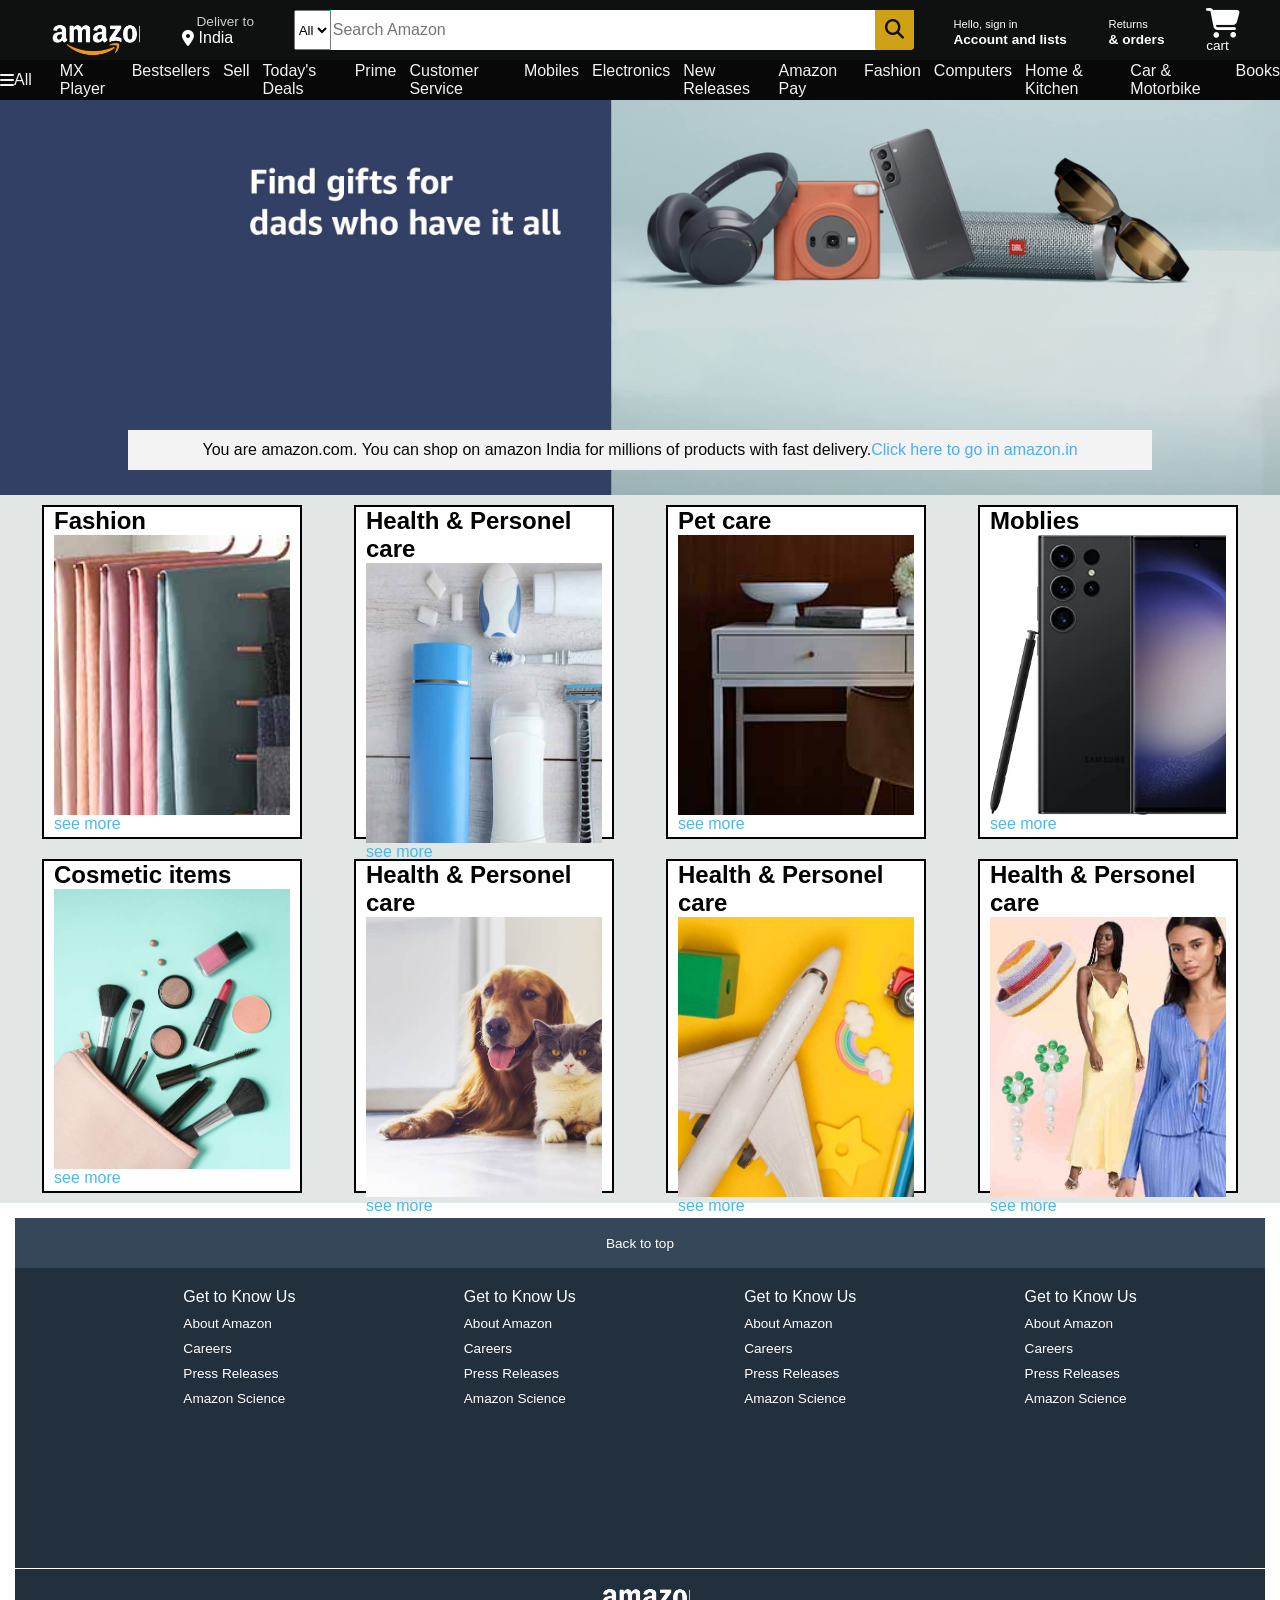
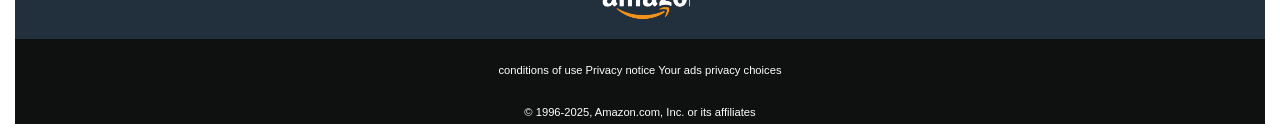
<file: projects/Amazon clone/index.html>
<!DOCTYPE html>
<html lang="en">
<head>
    <meta charset="UTF-8">
    <meta name="viewport" content="width=device-width, initial-scale=1.0">
    <title>Amazon</title>
    <link rel="stylesheet" href="https://cdnjs.cloudflare.com/ajax/libs/font-awesome/6.7.2/css/all.min.css" integrity="sha512-Evv84Mr4kqVGRNSgIGL/F/aIDqQb7xQ2vcrdIwxfjThSH8CSR7PBEakCr51Ck+w+/U6swU2Im1vVX0SVk9ABhg==" crossorigin="anonymous" referrerpolicy="no-referrer" />
    <link rel="stylesheet" href="style.css">
</head>
<body>
    <header>
        <div class="navbar">
            <div class="nav-logo border">
                <div class="logo"></div>
            </div>
            <div class="nav-address border">
                <p class="add-first">Deliver to</p>
                <div class="add-icon">
                    <i class="fa-solid fa-location-dot"></i>
                    <p class="add-sec">India</p>
                </div>
            </div>
            <div class="nav-search">
                <select class="select-search">
                    <option>All</option>
                </select>
                <input placeholder="Search Amazon" class="search-input">
                <div class="search-icon">
                    <i class="fa-solid fa-magnifying-glass"></i>
                </div>
            </div>
            <div class="nav-signin border">
                <p><span>Hello, sign in</span></p>
                <p class="nav-sec">Account and lists</p>
            </div>
            <div class="nav-signin border">
                <p><span>Returns</span></p>
                <p class="nav-sec">& orders</p>
            </div>
            <div class="nav-cart border">
                <i class="fa-solid fa-cart-shopping"></i>
                <p>cart</p>
            </div>
        </div>


        <div class="panel">
            <div class="panel-all">
                <i class="fa-solid fa-bars"></i>
                <p>All</p>
            </div>
            <div class="panel-ops">
                <p>MX Player</p>
                <p>Bestsellers</p>
                <p>Sell</p>
                 <p>Today's Deals</p>
                <p>Prime</p>
                <p>Customer Service</p>
                <p>Mobiles</p>
                <p>Electronics</p>
               <p>New Releases</p>
                <p>Amazon Pay</p>
                <p>Fashion</p>
                <p>Computers</p>
                <p>Home & Kitchen</p>
                <p>Car & Motorbike</p>
                <p>Books</p>
            </div>
        </div>
    </header>
    <div class="hero-section">
        <div class="hero-message">
            <p>You are amazon.com. You can shop on amazon India for millions of products with fast delivery.<a>Click here to go in amazon.in</a></p>
        </div>
    </div>


    <div class="shop-section">
        <div class="box1 box">
            <div class="box-content">
               <h2>Fashion</h2>
               <div class="box-img" style="background-image: url('box1_image.jpg');" ></div>
               <p style="color: rgb(74, 185, 232);">see more</p>
            </div>
        </div>
        <div class="box2 box">
            <div class="box-content">
                <h2>Health & Personel care</h2>
                <div class="box-img" style="background-image: url('box2_image.jpg');" ></div>
                <p style="color: rgb(74, 185, 232);">see more</p>
             </div>
        </div>
        <div class="box3 box">
            <div class="box-content">
                <h2>Pet care</h2>
                <div class="box-img" style="background-image: url('box3_image.jpg');" ></div>
                <p style="color: rgb(74, 185, 232);">see more</p>
             </div>
        </div>
        
        <div class="box4 box">
            <div class="box-content">
                <h2>Moblies</h2>
                <div class="box-img" style="background-image: url('box4_image.jpg')" ></div>
                <p style="color: rgb(74, 185, 232);">see more</p>
             </div>
        </div>
        <div class="box5 box">
            <div class="box-content">
                <h2>Cosmetic items</h2>
                <div class="box-img" style="background-image: url('box5_image.jpg')" ></div>
                <p style="color: rgb(74, 185, 232);">see more</p>
             </div>
        </div>
        <div class="box6 box">
            <div class="box-content">
                <h2>Health & Personel care</h2>
                <div class="box-img" style="background-image: url('box6_image.jpg')" ></div>
                <p style="color: rgb(74, 185, 232);">see more</p>
             </div>
        </div>
        <div class="box7 box">
            <div class="box-content">
                <h2>Health & Personel care</h2>
                <div class="box-img" style="background-image: url('box7_image.jpg')" ></div>
                <p style="color: rgb(74, 185, 232);">see more</p>
             </div>
        </div>
        <div class="box8 box">
            <div class="box-content">
                <h2>Health & Personel care</h2>
                <div class="box-img" style="background-image: url('box8_image.jpg')" ></div>
                <p style="color: rgb(74, 185, 232);">see more</p>
             </div>
        </div>
    </div>

<footer>
    <div class="foot-panel1">
        <p>Back to top</p>
    </div>

    <div class="foot-panel2">
        <ul>
            <p>Get to Know Us</p>
                <a>About Amazon</a>
                <a>Careers</a>
                <a>Press Releases</a>
                <a>Amazon Science</a>

        </ul>
        <ul>
            <p>Get to Know Us</p>
                <a>About Amazon</a>
                <a>Careers</a>
                <a>Press Releases</a>
                <a>Amazon Science</a>

        </ul>
        <ul>
            <p>Get to Know Us</p>
                <a>About Amazon</a>
                <a>Careers</a>
                <a>Press Releases</a>
                <a>Amazon Science</a>

        </ul>
        <ul>
            <p>Get to Know Us</p>
                <a>About Amazon</a>
                <a>Careers</a>
                <a>Press Releases</a>
                <a>Amazon Science</a>

        </ul>
    </div>

    <div class="foot-panel3">
        <div class="logo">

        </div>
    </div>

    <div class="foot-panel4">
        <div class="pages">
            <a>conditions of use</a>
            <a>Privacy notice</a>
            <a>Your ads privacy choices</a>
        </div>
        <div class="copyright">
            <p>© 1996-2025, Amazon.com, Inc. or its affiliates</p>
        </div>
    </div>
</footer>

</body>
</html>
</file>
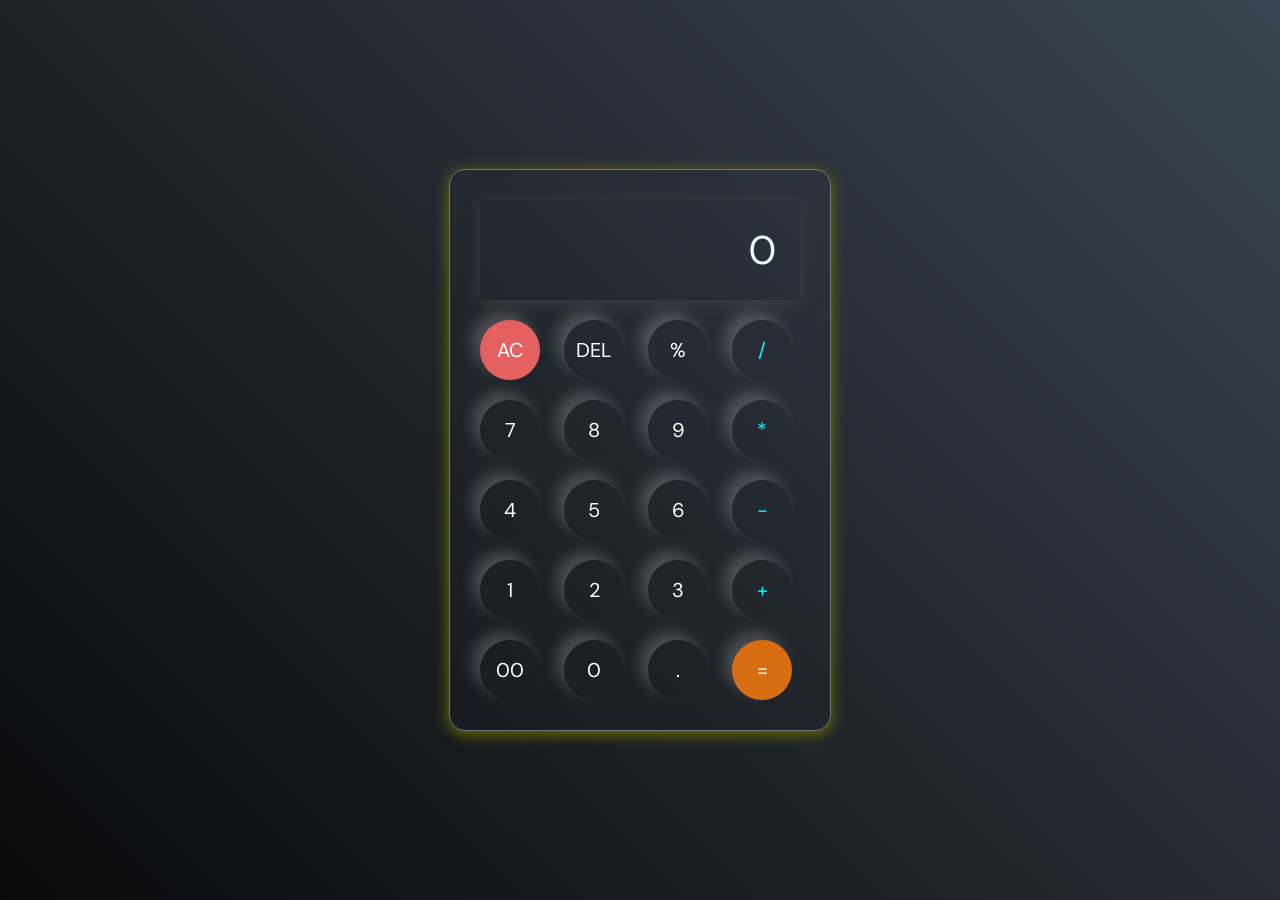
<file: projects/calculator/index.html>
<!DOCTYPE html>
<html lang="en">

<head>
    <meta charset="UTF-8">
    <meta name="viewport" content="width=device-width, initial-scale=1.0">
    <title>Calculator</title>
    <link rel="stylesheet" href="style.css">
</head>

<body>
    <div class="calculator">
        <input type="text" placeholder="0" id="inputBox">
        <div>
            <button class="ac">AC</button>
            <button>DEL</button>
            <button>%</button>
            <button class="operator">/</button>

        </div>
        <div>
            <button>7</button>
            <button>8</button>
            <button>9</button>
            <button class="operator">*</button>

        </div>
        <div>
            <button>4</button>
            <button>5</button>
            <button>6</button>
            <button class="operator">-</button>

        </div>
        <div>
            <button>1</button>
            <button>2</button>
            <button>3</button>
            <button class="operator">+</button>
        </div>
        <div>
            <button>00</button>
            <button>0</button>
            <button>.</button>
            <button class="equal">=</button>

        </div>
    </div>

    <script src="script.js"></script>
</body>

</html>
</file>
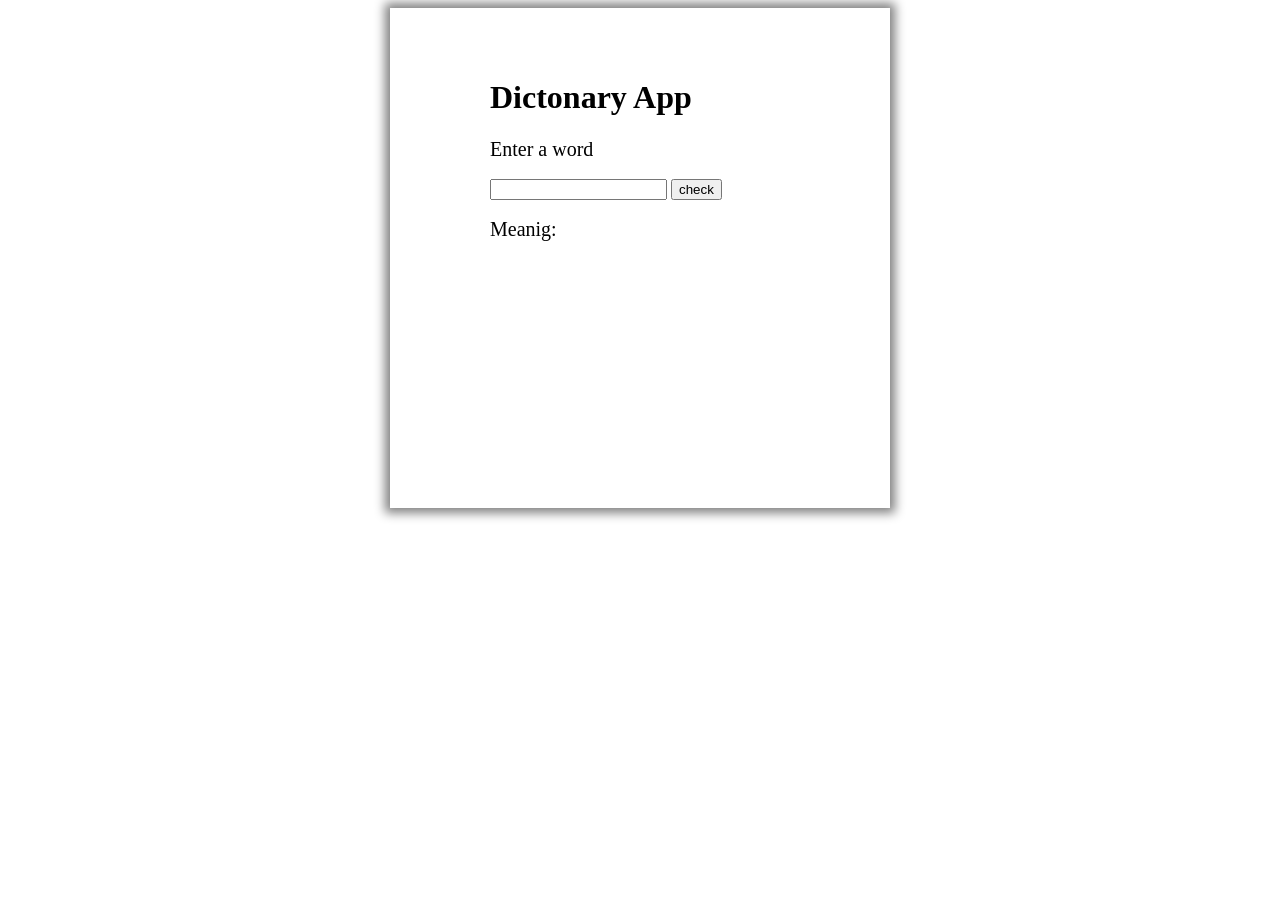
<file: projects/Dictionary/index.html>
<!DOCTYPE html>
<html lang="en">
<head>
    <meta charset="UTF-8">
    <meta name="viewport" content="width=device-width, initial-scale=1.0">
    <title>Dictonary app</title>
    <link rel="stylesheet" href="style.css">
</head>
<body>
    <div id="dict">
        <h1>Dictonary App</h1>
   <label for="">Enter a word</label><br><br>
   <input type="text" id="word">
   <input type="button" value="check" id="check"><br><br>
   <span>Meanig:</span><p></p>
</div>
    <script src="script.js"></script>
    <!-- <script src="https://cdn.jsdelivr.net/npm/axios/dist/axios.min.js"></script> -->
</body>
</html>
</file>
<file: projects/Amazon clone/style.css>
*{
    margin: 0;
    font-family: Arial;
    border: border-box;
}
.navbar{
    height: 60px;
    background-color: #0f1111;
    color: white;
    display: flex;
    align-items: center;
    justify-content: space-evenly;
}
.nav-logo{
    height: 50px;
    width: 100px;
}
.logo{
    background-image: url("amazon_logo.png");
    background-size: cover;
    height: 50px;
    width: 100%;
}
.border{
    border: 2px solid transparent;
}
.border:hover{
    border: 2px solid white;
}
/**box2**/

.add-first{
    color: #cccccc;
    font-size: 0.85rem;
    margin-left: 15px;
}

.add-sec{
 font-size: 1rem;
 margin-left: 5px;
}
.add-icon{
    display: flex;
    align-items: center;
}

/**box3**/
.nav-search{
    display: flex;
    justify-content: space-evenly;
    background-color: aqua;
    width: 620px;
    height: 40px;
    border-radius: 4px;
}
.nav-search:hover{
    border: 2px solid orange;
}
.search-select{
    color: #f3f3f3;
    width: 50px;
    text-align: center;
    border-top-left-radius: 4px;
    border-bottom-left-radius: 4px;
    border:none ;
}

.search-input{
    width: 100%;
    font-size: 1rem;
    border: none;
}

.search-icon{
    width: 45px;
    display: flex;
    justify-content:center ;
     align-items: center;
    font-size: 1.2rem ;
    background-color: #cfa116;
    border-bottom-right-radius: 4px;
    border-bottom-left-radius: 4px;
    color: #0f1111;
}
/**box4**/
span{
    font-size: 0.7rem;
}
.nav-sec{
    font-size: 0.85rem;
    font-weight: 700;
}
/**box6**/

.nav-cart i{
    font-size: 30px;

}

.nav-cart{
    font-size: 0.85rem;
    font-weight: 700px;
}
.panel{
    background-color: #080808;
    color: #f3f3f3;
    display: flex;
    height: 40px;
    align-items: center;
    justify-content: space-evenly;
}
.panel-all{
    display: flex;
    margin-right: 15px;
    align-items: center;
}
.panel-ops{
    display: flex;
}
.panel-ops p{
    display: inline;
    margin-left: 13px;
    
}
/**hero section**/
.hero-section{
    background-image: url("hero_image.jpg");
    background-size: cover;
    height: 395px;
    display: flex;
    justify-content: center;
    align-items: flex-end;

}

.hero-message{
    background-color: #f3f3f3;
    color: #080808;
    height: 40px;
    display: flex;
    align-items: center;
    justify-content: center;
    width: 80%;
    margin-bottom: 25px;
    
}

.hero-message a{
    color: rgb(79, 172, 238);
}
/**shop section**/
.shop-section{
    display: flex;
    flex-wrap: wrap;
    justify-content: space-evenly;
    background-color: #e2e7e6;
}
.box{
    height: 330px;
    border: 2px solid black;
    width: 20%;
    background-color: white;
    margin: 10px;
}
 .box-img{
    height: 250px;
    padding: 15px;
    background-size: cover;
    
 }
 .box-content{
    margin-left: 10px;
    margin-right: 10px;
 }
 /**footer**/

 footer{
    margin: 15px;
 }

 .foot-panel1{
background-color: #37475a;
color: white;
height: 50px;
display: flex;
justify-content: center;
align-items: center;
font-size: 0.85rem;
 }

 .foot-panel2{
    background-color: #222f3d;
    color: white;
    height: 300px;
    display: flex;
    justify-content: space-evenly;
 }
 ul{
    margin-top: 20px;
 }

 ul a{
 display: block;
 font-size: 0.85rem;
 margin-top: 10px;
 }

 .foot-panel3{
    background-color:#222f3d ;
    color: white;
    border-top: 1px solid white;
    display: flex;
    justify-content: center;
    align-items: center;

 }

 .logo{
    background-image: url("amazon_logo.png");
    background-size: cover;
    height: 70px;
    width: 100px;
}

.foot-panel4{
    background-color: #0f1111;
    color: white;
    /*display: flex;
    justify-content: center;
    align-items: center;*/
    height: 85px;
}

.pages{
 font-size: 0.7rem;
 text-align: center;
 padding: 25px;
}

.copyright{
    padding-top: 5px;
    font-size: 0.7rem;
 text-align: center;

}
</file>
<file: projects/calculator/style.css>
@import url('https://fonts.googleapis.com/css2?family=DM+Sans:ital,opsz,wght@0,9..40,100..1000;1,9..40,100..1000&display=swap');

*{
    margin: 0;
    padding: 0;
    box-sizing: border-box;
    font-family: "DM Sans", sans-serif;
}

body{
    height: 100vh;
    width: 100%;
    display: flex;
    justify-content: center;
    align-items: center;
    background: linear-gradient(45deg, #0a0a0a, #3a4452);
}

.calculator{
    border: 1px solid #717377;
    padding: 20px;
    border-radius: 16px;
    background: transparent;
    box-shadow:  0px 3px 15px rgba(113,115,0.5);
}
 
input{
    width: 320px;
    border: none;
    padding: 24px;
    margin: 10px;
    background: transparent;
    box-shadow: 0px 3px 15px rgba(84,84,84,0.5);
    font-size: 40px;
    text-align: right;
    cursor: pointer;
    color: white;
}

input::placeholder{
    color: aliceblue;
}

button{
    width: 60px;
    border: none;
    height: 60px;
    margin: 10px;
    border-radius: 50%;
    background: transparent;
    color: #ffffff;
    font-size: 20px;
    box-shadow: -8px -8px 15px rgba(255,255,255,0.2);
}
.equal{
    background-color: rgb(215, 110, 19);
}

.operator{
    color: aqua;
}
.ac{
    background-color: rgb(229, 97, 97);
}
</file>
<file: projects/Dictionary/style.css>
#dict{
    height: 500px;
    width: 500px;
    margin:0px auto;
    box-shadow: 0px 0px 10px 5px grey;
    padding: 50px 100px;
    box-sizing: border-box;
}
#dict>label,#dict>span{
    font-size: 20px;
}
</file>
